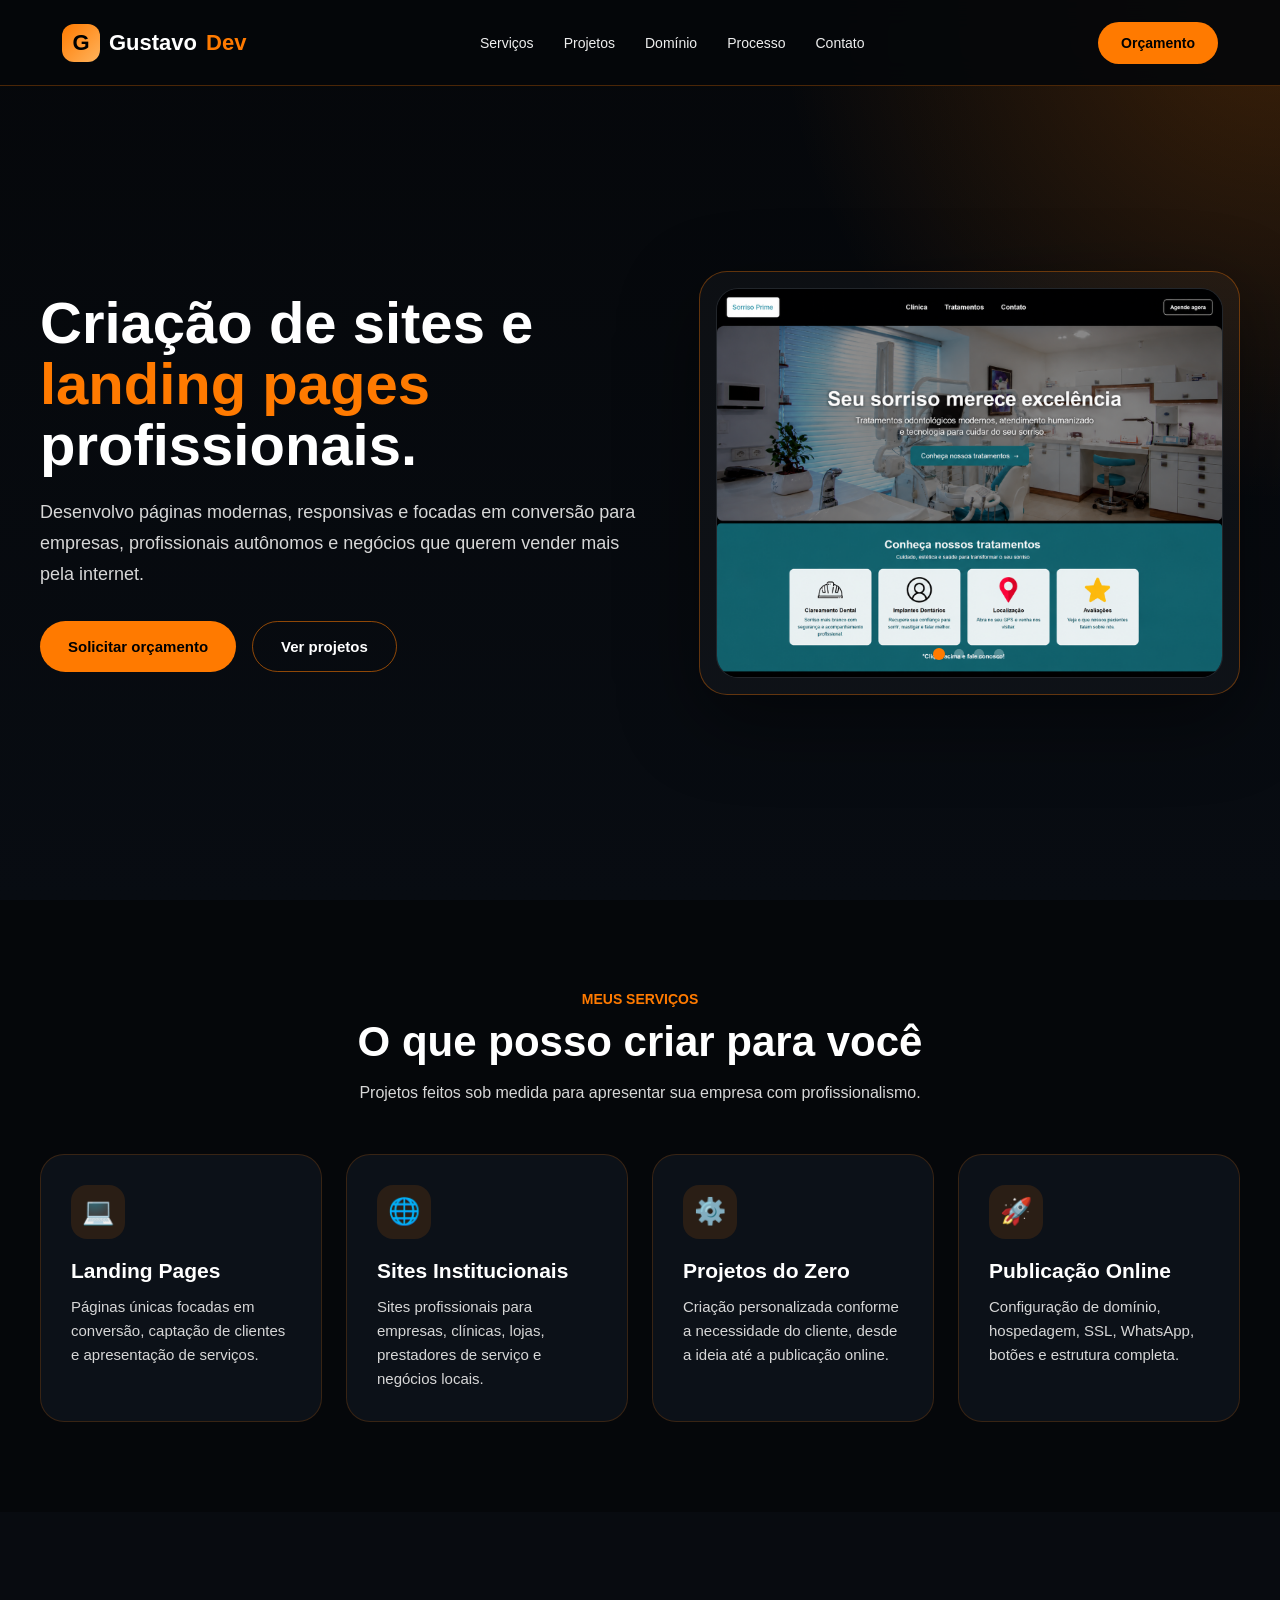
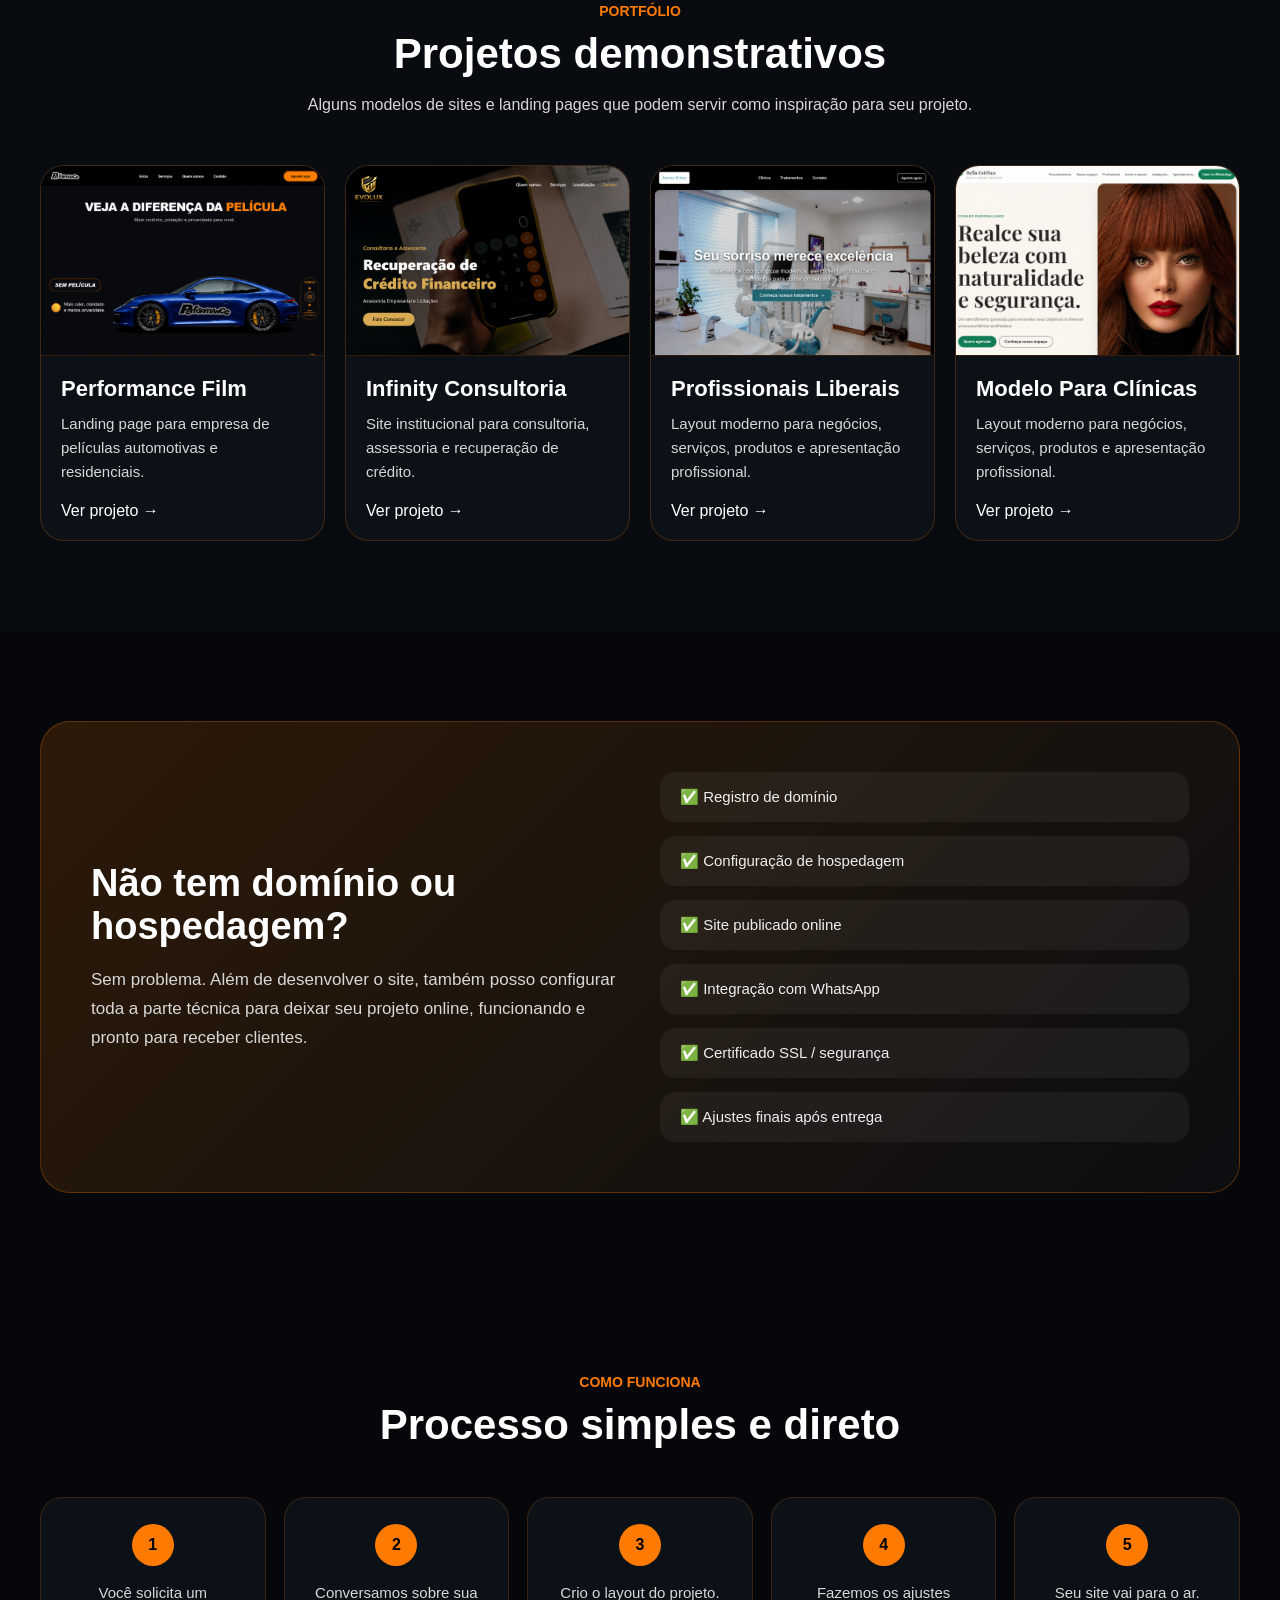
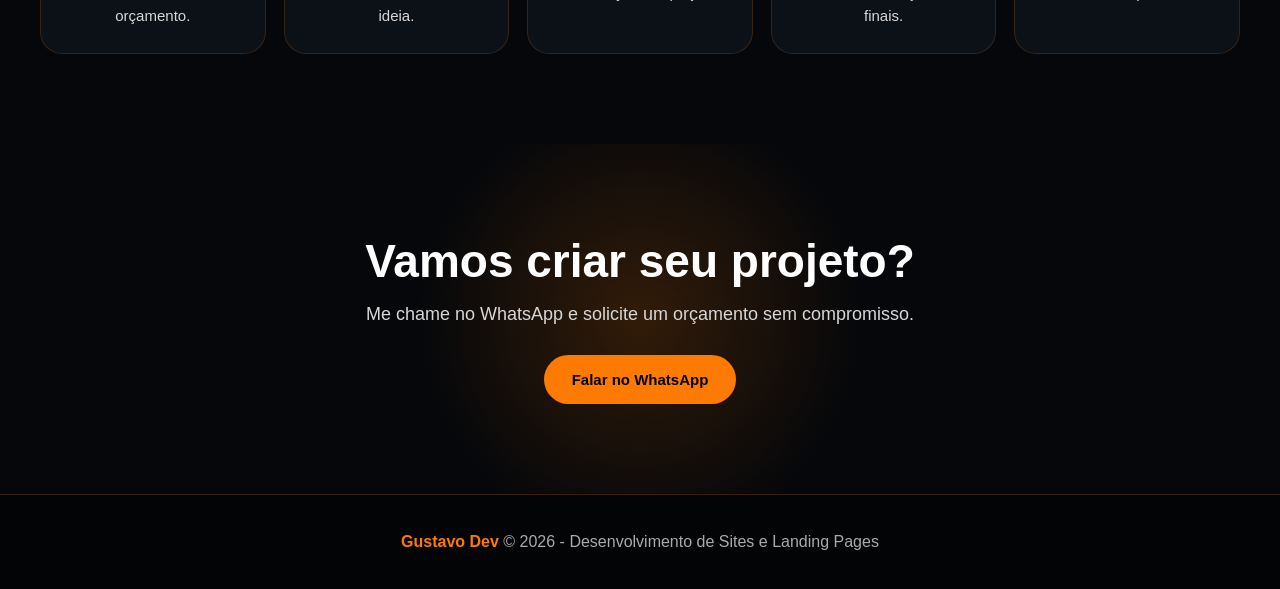
<file: index.html>
<!DOCTYPE html>
<html lang="pt-BR">
<head>
<meta charset="UTF-8">
<meta name="viewport" content="width=device-width, initial-scale=1.0">
<title>Gustavo Dev | Sites e Landing Pages</title>

<style>
*{
    margin:0;
    padding:0;
    box-sizing:border-box;
}

html{
    scroll-behavior:smooth;
}

body{
    font-family:Arial, Helvetica, sans-serif;
    background:#05070a;
    color:#fff;
    overflow-x:hidden;
}

a{
    text-decoration:none;
    color:inherit;
}

img{
    max-width:100%;
    display:block;
}

:root{
    --orange:#ff7a00;
    --orange-dark:#d95f00;
    --dark:#05070a;
    --card:#0c1118;
    --text:#d7d7d7;
}

/* NAVBAR */

.navbar{
    width:100%;
    height:86px;
    position:fixed;
    top:0;
    left:0;
    z-index:1000;
    background:rgba(5,7,10,.92);
    backdrop-filter:blur(14px);
    border-bottom:1px solid rgba(255,122,0,.28);
}

.nav-container{
    width:100%;
    max-width:1200px;
    height:100%;
    margin:auto;
    padding:0 22px;
    display:flex;
    align-items:center;
    justify-content:space-between;
}

.logo{
    display:flex;
    align-items:center;
    gap:9px;
    font-size:22px;
    font-weight:900;
}

.logo-box{
    width:38px;
    height:38px;
    border-radius:12px;
    background:linear-gradient(135deg,#ff7a00,#ffb35c);
    color:#000;
    display:flex;
    align-items:center;
    justify-content:center;
    font-weight:900;
}

.logo span{
    color:var(--orange);
}

.menu{
    list-style:none;
    display:flex;
    align-items:center;
    gap:30px;
}

.menu a{
    font-size:14px;
    color:#eee;
    transition:.3s;
}

.menu a:hover{
    color:var(--orange);
}

.btn-nav{
    background:var(--orange);
    color:#000;
    padding:13px 23px;
    border-radius:30px;
    font-size:14px;
    font-weight:800;
    transition:.3s;
}

.btn-nav:hover{
    background:#fff;
}

.menu-toggle{
    display:none;
    font-size:32px;
    color:var(--orange);
    cursor:pointer;
}

/* HERO */

.hero{
    min-height:100vh;
    padding:145px 22px 80px;
    background:
    radial-gradient(circle at top right,rgba(255,122,0,.22),transparent 32%),
    linear-gradient(180deg,#05070a,#080c12);
    display:flex;
    align-items:center;
}

.hero-container{
    width:100%;
    max-width:1200px;
    margin:auto;
    display:grid;
    grid-template-columns:1.05fr .95fr;
    align-items:center;
    gap:60px;
}

.hero-text h1{
    font-size:58px;
    line-height:1.05;
    margin-bottom:22px;
}

.hero-text h1 span{
    color:var(--orange);
}

.hero-text p{
    max-width:600px;
    color:var(--text);
    font-size:18px;
    line-height:1.7;
    margin-bottom:32px;
}

.hero-buttons{
    display:flex;
    gap:16px;
    flex-wrap:wrap;
}

.btn-primary,
.btn-secondary{
    display:inline-flex;
    align-items:center;
    justify-content:center;
    padding:16px 28px;
    border-radius:35px;
    font-weight:800;
    font-size:15px;
    transition:.3s;
}

.btn-primary{
    background:var(--orange);
    color:#000;
}

.btn-primary:hover{
    background:#fff;
}

.btn-secondary{
    border:1px solid rgba(255,122,0,.55);
    color:#fff;
}

.btn-secondary:hover{
    background:var(--orange);
    color:#000;
}

/* HERO SLIDER */

.hero-card{
    background:rgba(255,255,255,.03);
    border:1px solid rgba(255,122,0,.35);
    border-radius:28px;
    padding:16px;
    box-shadow:0 25px 80px rgba(0,0,0,.45);
}

.mockup-slider{
    width:100%;
    height:390px;
    border-radius:22px;
    position:relative;
    overflow:hidden;
    background:#090d13;
    border:1px solid rgba(255,255,255,.10);
}

.mockup-slide{
    position:absolute;
    inset:0;
    opacity:0;
    transition:opacity .8s ease-in-out;
}

.mockup-slide.active{
    opacity:1;
}

.mockup-slide img{
    width:100%;
    height:100%;
    object-fit:cover;
    object-position:top center;
}

.slider-dots{
    position:absolute;
    bottom:18px;
    left:50%;
    transform:translateX(-50%);
    display:flex;
    gap:10px;
    z-index:20;
}

.dot{
    width:10px;
    height:10px;
    border-radius:50%;
    background:rgba(255,255,255,.28);
    transition:.3s;
}

.dot.active{
    background:var(--orange);
    transform:scale(1.2);
}

/* PADRÃO SECTIONS */

section{
    padding:90px 22px;
}

.container{
    width:100%;
    max-width:1200px;
    margin:auto;
}

.section-title{
    text-align:center;
    margin-bottom:48px;
}

.section-title span{
    color:var(--orange);
    font-weight:900;
    font-size:14px;
}

.section-title h2{
    font-size:42px;
    margin-top:10px;
}

.section-title p{
    color:var(--text);
    margin-top:14px;
    font-size:16px;
    line-height:1.6;
}

/* SERVIÇOS */

.services-grid{
    display:grid;
    grid-template-columns:repeat(4,1fr);
    gap:24px;
}

.service-card{
    background:var(--card);
    border:1px solid rgba(255,122,0,.18);
    padding:30px;
    border-radius:24px;
    transition:.3s;
}

.service-card:hover{
    transform:translateY(-8px);
    border-color:var(--orange);
}

.icon{
    width:54px;
    height:54px;
    background:rgba(255,122,0,.12);
    border-radius:16px;
    display:flex;
    align-items:center;
    justify-content:center;
    font-size:26px;
    margin-bottom:20px;
}

.service-card h3{
    font-size:21px;
    margin-bottom:12px;
}

.service-card p{
    color:var(--text);
    line-height:1.6;
    font-size:15px;
}

/* PORTFÓLIO */

.portfolio{
    background:#080b10;
}

.projects-grid{
    display:grid;
    grid-template-columns:repeat(4,minmax(0,1fr));
    gap:20px;
    width:100%;
}

.project-card{
    background:var(--card);
    border-radius:24px;
    overflow:hidden;
    border:1px solid rgba(255,122,0,.22);
    transition:.3s;
    min-width:0;
}

.project-card:hover{
    transform:translateY(-8px);
    border-color:var(--orange);
}

.project-img{
    width:100%;
    height:190px;
    background:#05070a;
    overflow:hidden;
    border-bottom:1px solid rgba(255,122,0,.18);
}

.project-img img{
    width:100%;
    height:100%;
    object-fit:cover;
    object-position:top center;
    transition:.4s;
}

.project-card:hover .project-img img{
    transform:scale(1.06);
}

.project-content{
    padding:20px;
}

.project-content h3{
    font-size:22px;
    margin-bottom:10px;
}

.project-content p{
    color:var(--text);
    line-height:1.6;
    font-size:15px;
    margin-bottom:18px;
}

.project-content a{
    color:var(--orange);
    font-weight:900;
    font-size:14px;
}


.project-card > a{
    display:block;
    height:100%;
}

/* DOMÍNIO */

.domain-box{
    background:linear-gradient(135deg,rgba(255,122,0,.16),rgba(255,255,255,.03));
    border:1px solid rgba(255,122,0,.28);
    border-radius:30px;
    padding:50px;
    display:grid;
    grid-template-columns:1fr 1fr;
    gap:40px;
    align-items:center;
}

.domain-box h2{
    font-size:38px;
    margin-bottom:18px;
}

.domain-box p{
    color:var(--text);
    line-height:1.7;
    font-size:17px;
}

.domain-list{
    display:grid;
    gap:14px;
}

.domain-list div{
    background:rgba(255,255,255,.05);
    padding:16px 20px;
    border-radius:16px;
    color:#eee;
    font-size:15px;
}

/* PROCESSO */

.process-grid{
    display:grid;
    grid-template-columns:repeat(5,1fr);
    gap:18px;
}

.process-card{
    background:var(--card);
    border:1px solid rgba(255,122,0,.18);
    padding:26px;
    border-radius:22px;
    text-align:center;
}

.process-card strong{
    width:42px;
    height:42px;
    border-radius:50%;
    background:var(--orange);
    color:#000;
    display:flex;
    align-items:center;
    justify-content:center;
    margin:0 auto 16px;
}

.process-card p{
    color:var(--text);
    line-height:1.5;
    font-size:15px;
}

/* CTA */

.cta{
    text-align:center;
    background:
    radial-gradient(circle at center,rgba(255,122,0,.18),transparent 34%),
    #05070a;
}

.cta h2{
    font-size:46px;
    margin-bottom:16px;
}

.cta p{
    color:var(--text);
    font-size:18px;
    margin-bottom:30px;
}

/* FOOTER */

.footer{
    padding:38px 22px;
    background:#030406;
    border-top:1px solid rgba(255,122,0,.22);
    text-align:center;
    color:#aaa;
}

.footer strong{
    color:var(--orange);
}

/* RESPONSIVO */

@media(max-width:1100px){
    .hero-container{
        grid-template-columns:1fr;
        gap:45px;
    }

    .hero-text{
        text-align:center;
    }

    .hero-text p{
        margin-left:auto;
        margin-right:auto;
    }

    .hero-buttons{
        justify-content:center;
    }

    .services-grid{
        grid-template-columns:repeat(2,1fr);
    }

    .projects-grid{
        grid-template-columns:repeat(2,minmax(0,1fr));
    }

    .process-grid{
        grid-template-columns:repeat(3,1fr);
    }
}

@media(max-width:850px){
    .navbar{
        height:74px;
    }

    .menu-toggle{
        display:block;
    }

    .btn-nav{
        display:none;
    }

    .menu{
        position:absolute;
        top:74px;
        left:0;
        width:100%;
        background:#05070a;
        border-bottom:1px solid rgba(255,122,0,.28);
        display:none;
        flex-direction:column;
        padding:25px 22px;
        gap:22px;
    }

    .menu.active{
        display:flex;
    }

    .hero{
        padding-top:115px;
        min-height:auto;
    }

    .hero-text h1{
        font-size:40px;
    }

    .hero-text p{
        font-size:16px;
    }

    .mockup-slider{
        height:320px;
    }

    .domain-box{
        grid-template-columns:1fr;
        padding:32px;
    }

    .domain-box h2,
    .section-title h2{
        font-size:32px;
    }

    .cta h2{
        font-size:34px;
    }
}

@media(max-width:620px){
    .logo{
        font-size:19px;
    }

    .logo-box{
        width:35px;
        height:35px;
    }

    .hero-text h1{
        font-size:34px;
    }

    .hero-buttons{
        flex-direction:column;
    }

    .btn-primary,
    .btn-secondary{
        width:100%;
    }

    .services-grid,
    .projects-grid,
    .process-grid{
        grid-template-columns:1fr;
    }

    .mockup-slider{
        height:260px;
    }

    section{
        padding:70px 18px;
    }

    .project-img{
        height:190px;
    }
}

@media(max-width:420px){
    .hero-text h1{
        font-size:30px;
    }

    .section-title h2,
    .domain-box h2{
        font-size:28px;
    }

    .mockup-slider{
        height:220px;
    }

    .project-img{
        height:170px;
    }
}

</style>
</head>

<body>

<header class="navbar">
    <div class="nav-container">

        <a href="#inicio" class="logo">
            <div class="logo-box">G</div>
            Gustavo <span>Dev</span>
        </a>

        <ul class="menu" id="menu">
            <li><a href="#servicos">Serviços</a></li>
            <li><a href="#portfolio">Projetos</a></li>
            <li><a href="#dominio">Domínio</a></li>
            <li><a href="#processo">Processo</a></li>
            <li><a href="#contato">Contato</a></li>
        </ul>

        <a class="btn-nav" href="https://wa.me/5547997327311?text=Ol%C3%A1%21%20Quero%20solicitar%20um%20or%C3%A7amento%20para%20site%20ou%20landing%20page." target="_blank">
            Orçamento
        </a>

        <div class="menu-toggle" id="menuToggle">☰</div>

    </div>
</header>

<main>

<section class="hero" id="inicio">
    <div class="hero-container">

        <div class="hero-text">
            <h1>Criação de sites e <span>landing pages</span> profissionais.</h1>

            <p>
                Desenvolvo páginas modernas, responsivas e focadas em conversão para empresas,
                profissionais autônomos e negócios que querem vender mais pela internet.
            </p>

            <div class="hero-buttons">
                <a href="https://wa.me/5547997327311?text=Ol%C3%A1%21%20Tenho%20interesse%20em%20criar%20um%20site%20ou%20landing%20page." target="_blank" class="btn-primary">
                    Solicitar orçamento
                </a>

                <a href="#portfolio" class="btn-secondary">
                    Ver projetos
                </a>
            </div>
        </div>

        <div class="hero-card">
            <div class="mockup-slider">

                <div class="mockup-slide active">
                    <img src="img/rascunho.png" alt="Projeto demonstrativo 1">
                </div>

                <div class="mockup-slide">
                    <img src="img/evolux.png" alt="Projeto demonstrativo 2">
                </div>

                <div class="mockup-slide">
                    <img src="img/performance.png" alt="Projeto demonstrativo 3">
                </div>

                <div class="mockup-slide">
                    <img src="img/bella.png" alt="Projeto demonstrativo 3">
                </div>

                <div class="slider-dots">
                    <span class="dot active"></span>
                    <span class="dot"></span>
                    <span class="dot"></span>
                    <span class="dot"></span>
                </div>

            </div>
        </div>

    </div>
</section>

<section id="servicos">
    <div class="container">

        <div class="section-title">
            <span>MEUS SERVIÇOS</span>
            <h2>O que posso criar para você</h2>
            <p>Projetos feitos sob medida para apresentar sua empresa com profissionalismo.</p>
        </div>

        <div class="services-grid">

            <div class="service-card">
                <div class="icon">💻</div>
                <h3>Landing Pages</h3>
                <p>Páginas únicas focadas em conversão, captação de clientes e apresentação de serviços.</p>
            </div>

            <div class="service-card">
                <div class="icon">🌐</div>
                <h3>Sites Institucionais</h3>
                <p>Sites profissionais para empresas, clínicas, lojas, prestadores de serviço e negócios locais.</p>
            </div>

            <div class="service-card">
                <div class="icon">⚙️</div>
                <h3>Projetos do Zero</h3>
                <p>Criação personalizada conforme a necessidade do cliente, desde a ideia até a publicação online.</p>
            </div>

            <div class="service-card">
                <div class="icon">🚀</div>
                <h3>Publicação Online</h3>
                <p>Configuração de domínio, hospedagem, SSL, WhatsApp, botões e estrutura completa.</p>
            </div>

        </div>

    </div>
</section>

<section class="portfolio" id="portfolio">
    <div class="container">

        <div class="section-title">
            <span>PORTFÓLIO</span>
            <h2>Projetos demonstrativos</h2>
            <p>Alguns modelos de sites e landing pages que podem servir como inspiração para seu projeto.</p>
        </div>

        <div class="projects-grid">

            <div class="project-card">
                <a href="https://dulcet-treacle-59480f.netlify.app/" target="_blank">
                    <div class="project-img">
                        <img src="img/mine-performance.png" alt="Performance Film">
                    </div>
                    <div class="project-content">
                        <h3>Performance Film</h3>
                        <p>Landing page para empresa de películas automotivas e residenciais.</p>
                        <span>Ver projeto →</span>
                    </div>
                </a>
            </div>

            <div class="project-card">
                <a href="https://www.infinityconsultoriasc.com.br/" target="_blank">
                    <div class="project-img">
                        <img src="img/mine-evolux.png" alt="Infinity Consultoria">
                    </div>
                    <div class="project-content">
                        <h3>Infinity Consultoria</h3>
                        <p>Site institucional para consultoria, assessoria e recuperação de crédito.</p>
                        <span>Ver projeto →</span>
                    </div>
                </a>
            </div>

            <div class="project-card">
                <a href="https://verdant-begonia-4f9c75.netlify.app/" target="_blank">
                    <div class="project-img">
                        <img src="img/mine-rascunho.png" alt="Modelo Profissionais Liberais">
                    </div>
                    <div class="project-content">
                        <h3>Profissionais Liberais</h3>
                        <p>Layout moderno para negócios, serviços, produtos e apresentação profissional.</p>
                        <span>Ver projeto →</span>
                    </div>
                </a>
            </div>

            <div class="project-card">
                <a href="https://earnest-bunny-633773.netlify.app/" target="_blank">
                    <div class="project-img">
                        <img src="img/mine-bella.png" alt="Modelo para Clínicas">
                    </div>
                    <div class="project-content">
                        <h3>Modelo Para Clínicas</h3>
                        <p>Layout moderno para negócios, serviços, produtos e apresentação profissional.</p>
                        <span>Ver projeto →</span>
                    </div>
                </a>
            </div>

        </div>
    </div>
</section>

<section id="dominio">
    <div class="container">

        <div class="domain-box">

            <div>
                <h2>Não tem domínio ou hospedagem?</h2>
                <p>
                    Sem problema. Além de desenvolver o site, também posso configurar toda a parte técnica
                    para deixar seu projeto online, funcionando e pronto para receber clientes.
                </p>
            </div>

            <div class="domain-list">
                <div>✅ Registro de domínio</div>
                <div>✅ Configuração de hospedagem</div>
                <div>✅ Site publicado online</div>
                <div>✅ Integração com WhatsApp</div>
                <div>✅ Certificado SSL / segurança</div>
                <div>✅ Ajustes finais após entrega</div>
            </div>

        </div>

    </div>
</section>

<section id="processo">
    <div class="container">

        <div class="section-title">
            <span>COMO FUNCIONA</span>
            <h2>Processo simples e direto</h2>
        </div>

        <div class="process-grid">

            <div class="process-card">
                <strong>1</strong>
                <p>Você solicita um orçamento.</p>
            </div>

            <div class="process-card">
                <strong>2</strong>
                <p>Conversamos sobre sua ideia.</p>
            </div>

            <div class="process-card">
                <strong>3</strong>
                <p>Crio o layout do projeto.</p>
            </div>

            <div class="process-card">
                <strong>4</strong>
                <p>Fazemos os ajustes finais.</p>
            </div>

            <div class="process-card">
                <strong>5</strong>
                <p>Seu site vai para o ar.</p>
            </div>

        </div>

    </div>
</section>

<section class="cta" id="contato">
    <div class="container">

        <h2>Vamos criar seu projeto?</h2>
        <p>Me chame no WhatsApp e solicite um orçamento sem compromisso.</p>

        <a href="https://wa.me/5547997327311?text=Ol%C3%A1%21%20Quero%20fazer%20um%20or%C3%A7amento%20para%20cria%C3%A7%C3%A3o%20de%20site%20ou%20landing%20page." target="_blank" class="btn-primary">
            Falar no WhatsApp
        </a>

    </div>
</section>

</main>

<footer class="footer">
    <p><strong>Gustavo Dev</strong> © 2026 - Desenvolvimento de Sites e Landing Pages</p>
</footer>

<script>
const menuToggle = document.getElementById('menuToggle');
const menu = document.getElementById('menu');

menuToggle.addEventListener('click', function(){
    menu.classList.toggle('active');
});

const linksMenu = document.querySelectorAll('.menu a');

linksMenu.forEach(function(link){
    link.addEventListener('click', function(){
        menu.classList.remove('active');
    });
});

/* CARROSSEL HERO */

const slides = document.querySelectorAll('.mockup-slide');
const dots = document.querySelectorAll('.dot');

let currentSlide = 0;

function showSlide(index){
    slides.forEach(function(slide){
        slide.classList.remove('active');
    });

    dots.forEach(function(dot){
        dot.classList.remove('active');
    });

    slides[index].classList.add('active');
    dots[index].classList.add('active');
}

setInterval(function(){
    currentSlide++;

    if(currentSlide >= slides.length){
        currentSlide = 0;
    }

    showSlide(currentSlide);
}, 2800);
</script>

</body>
</html>
</file>
